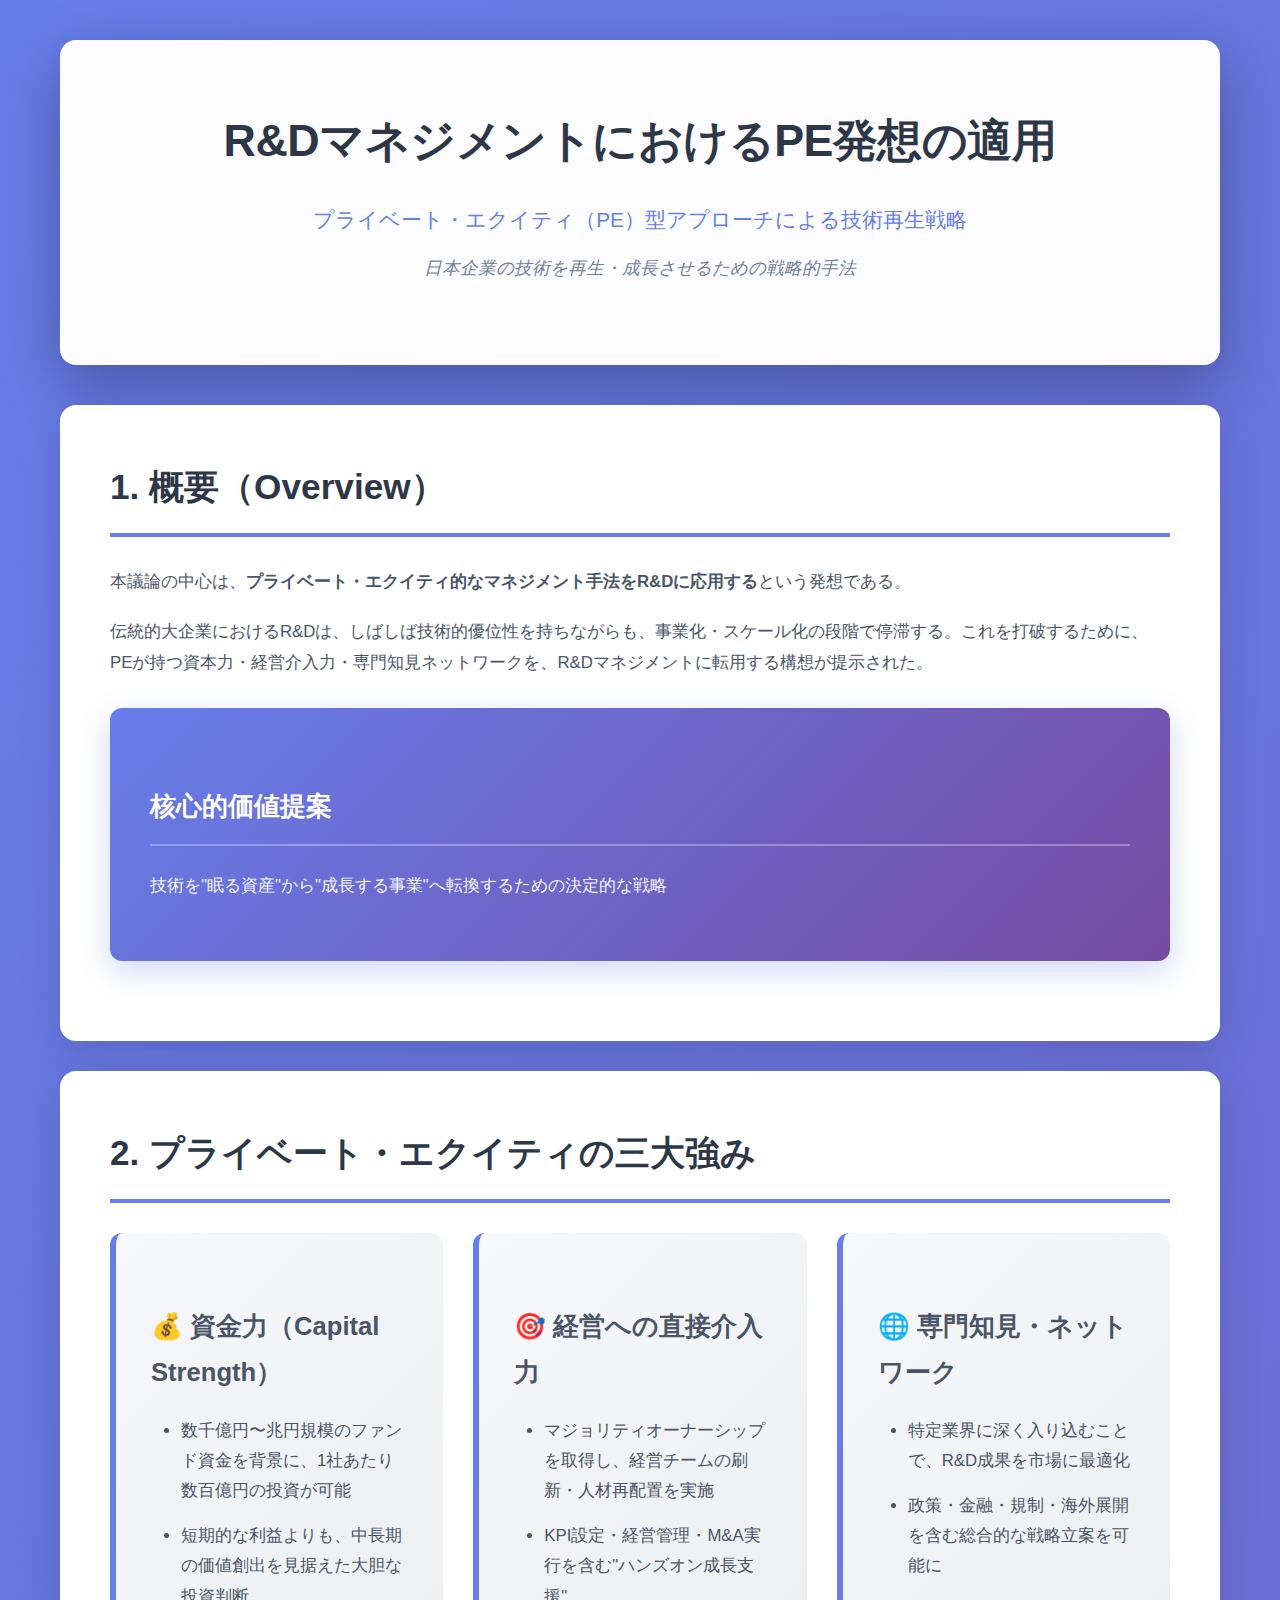
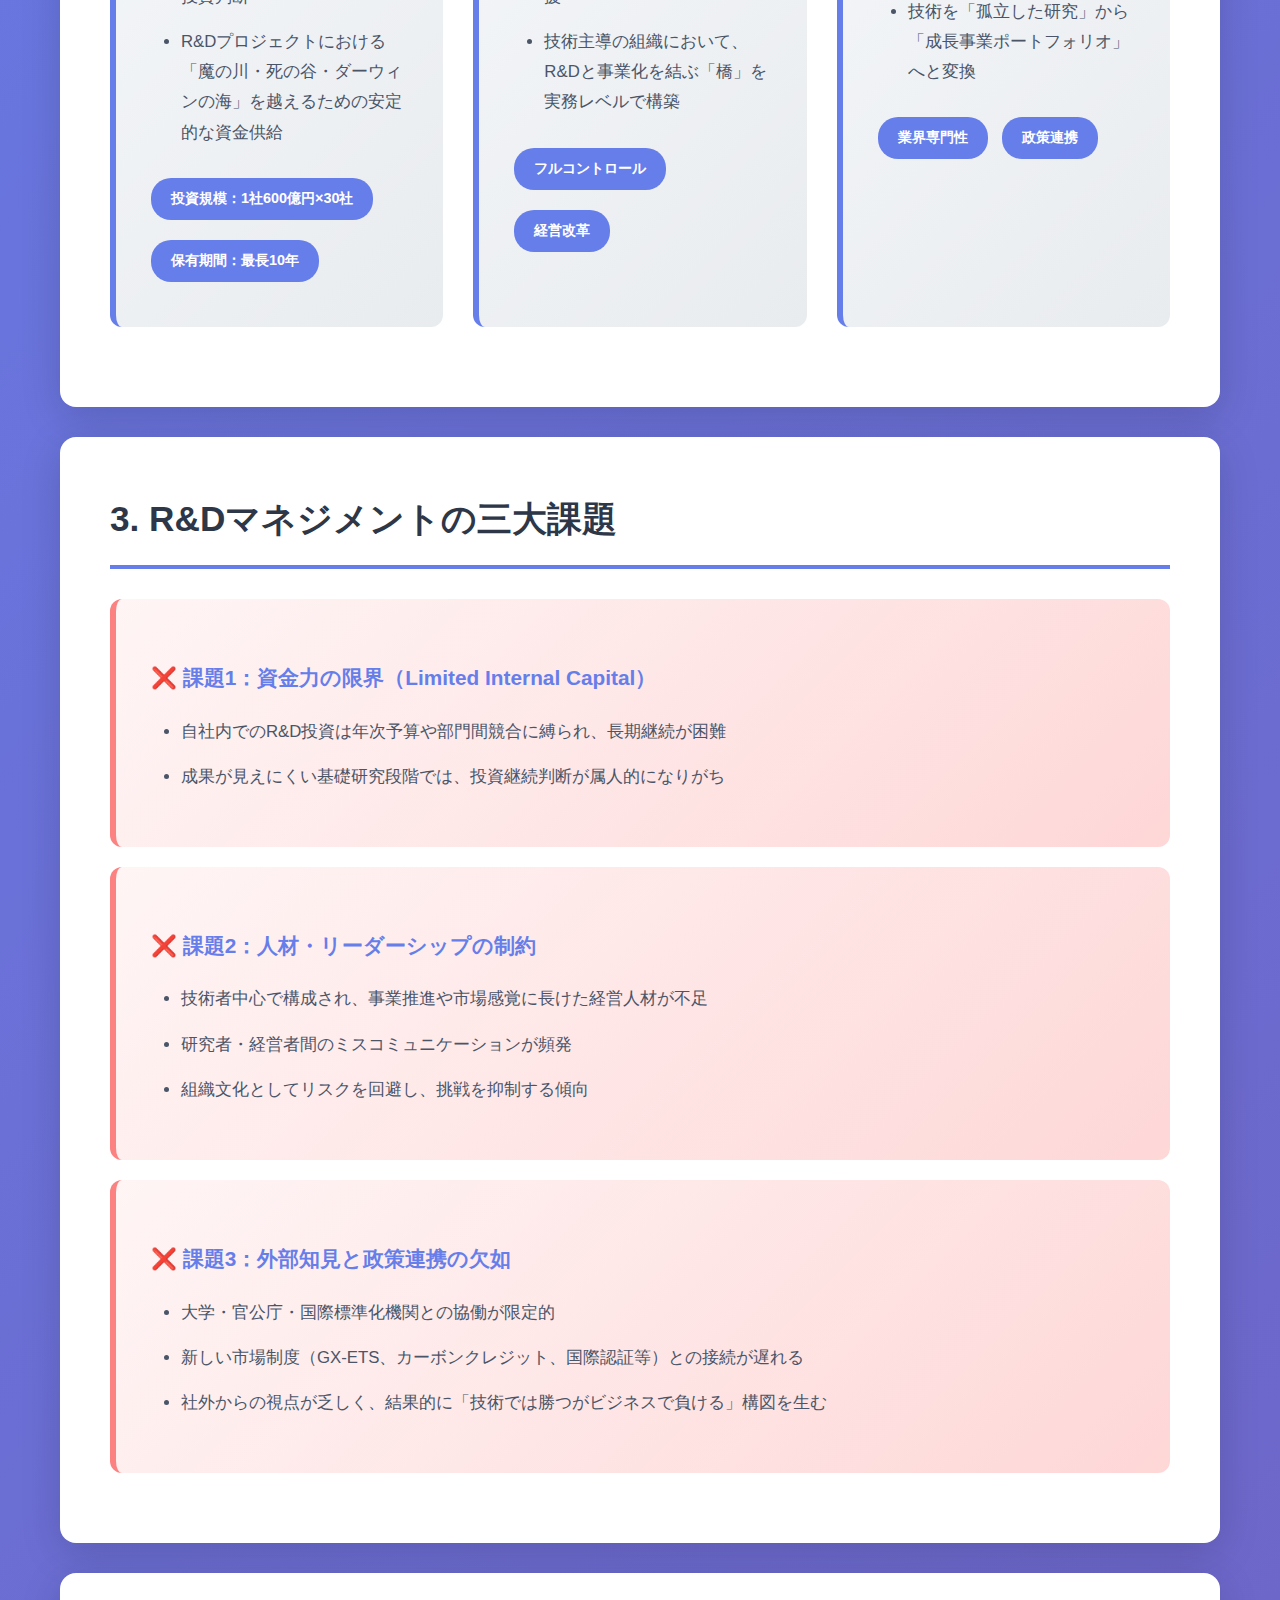
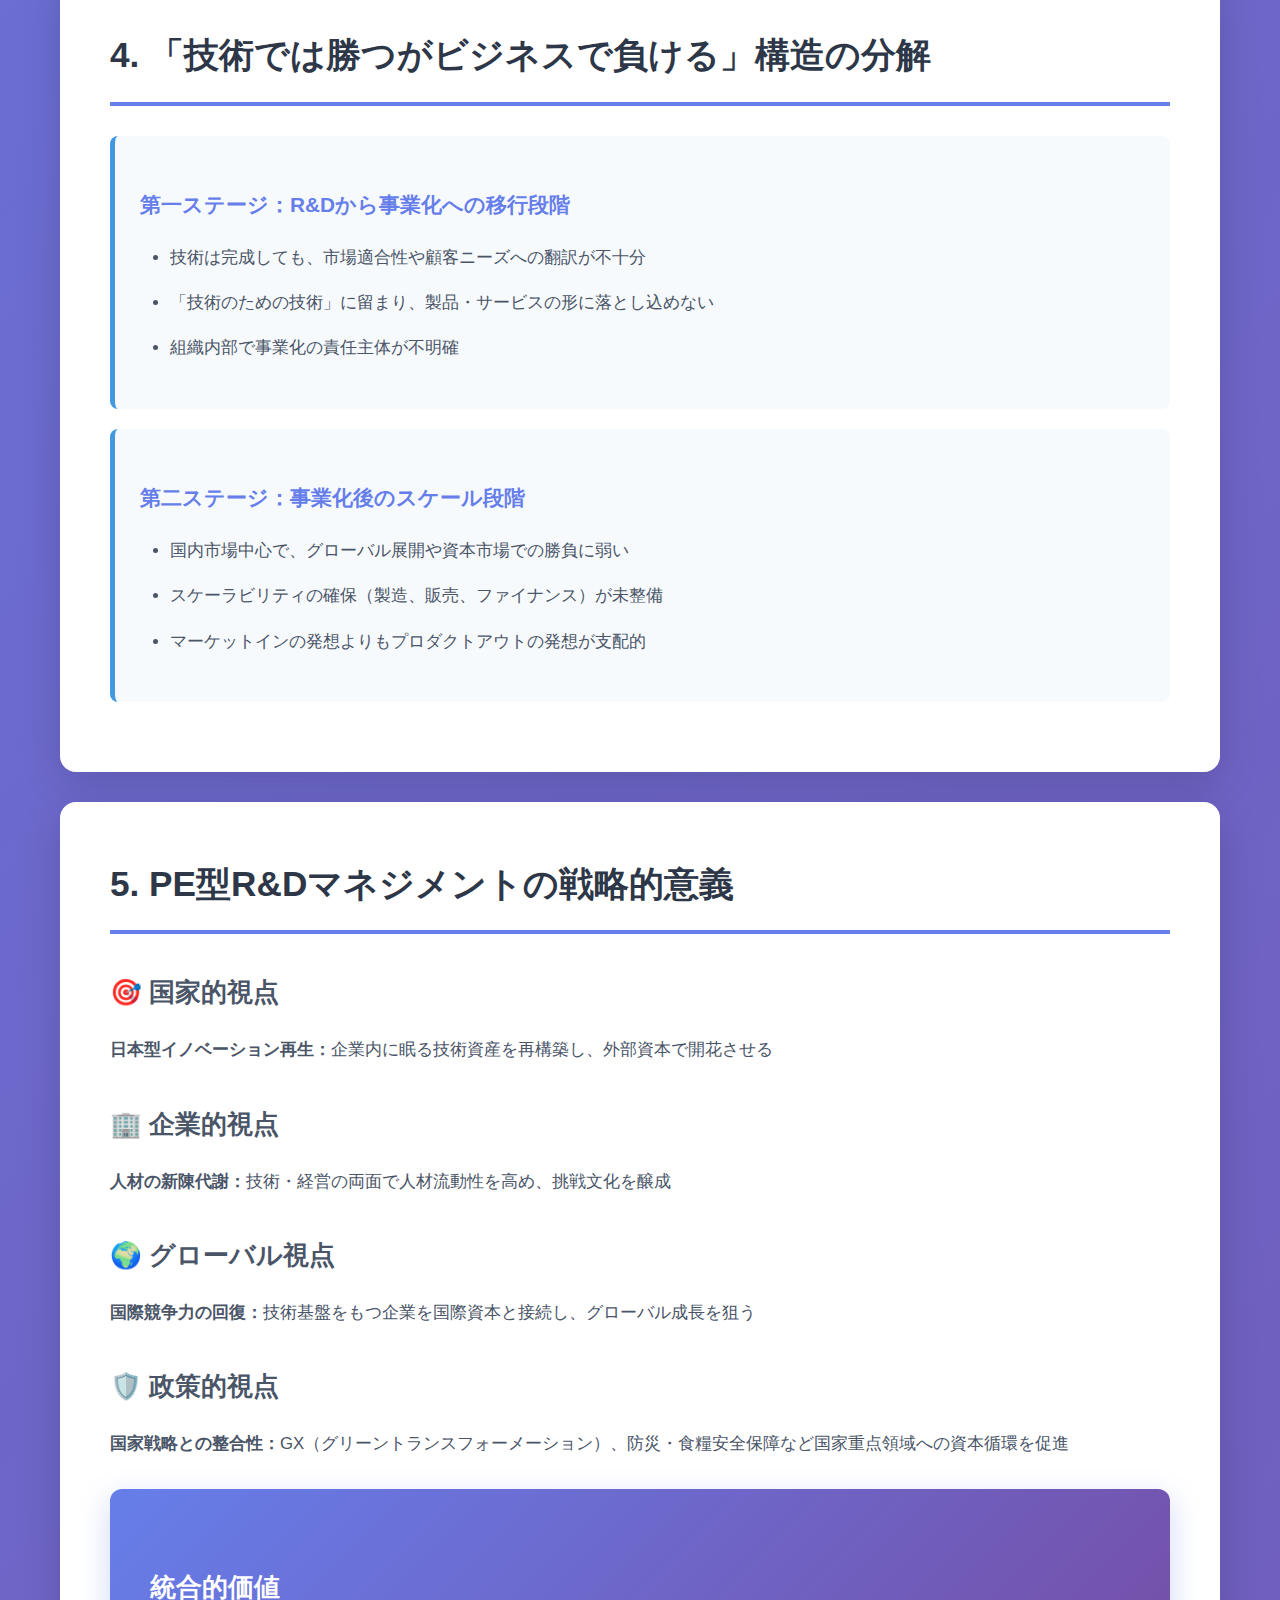
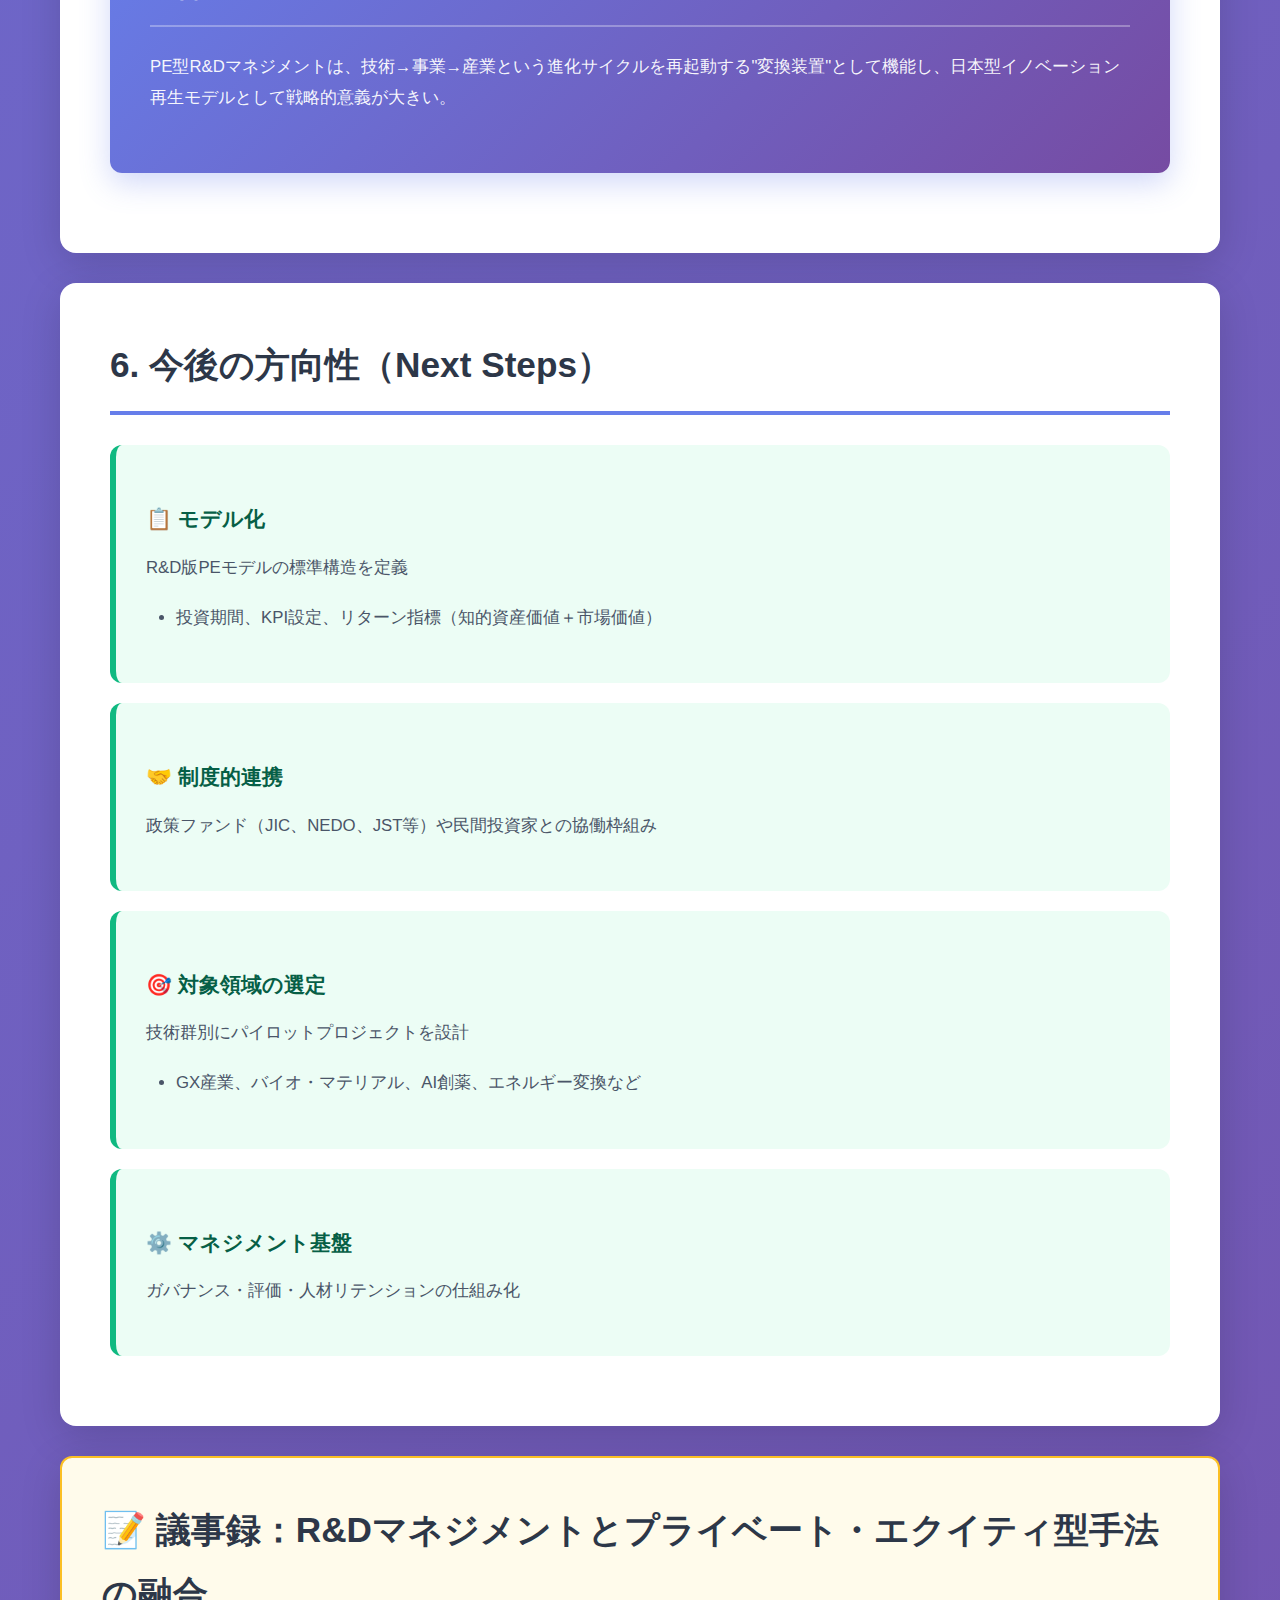
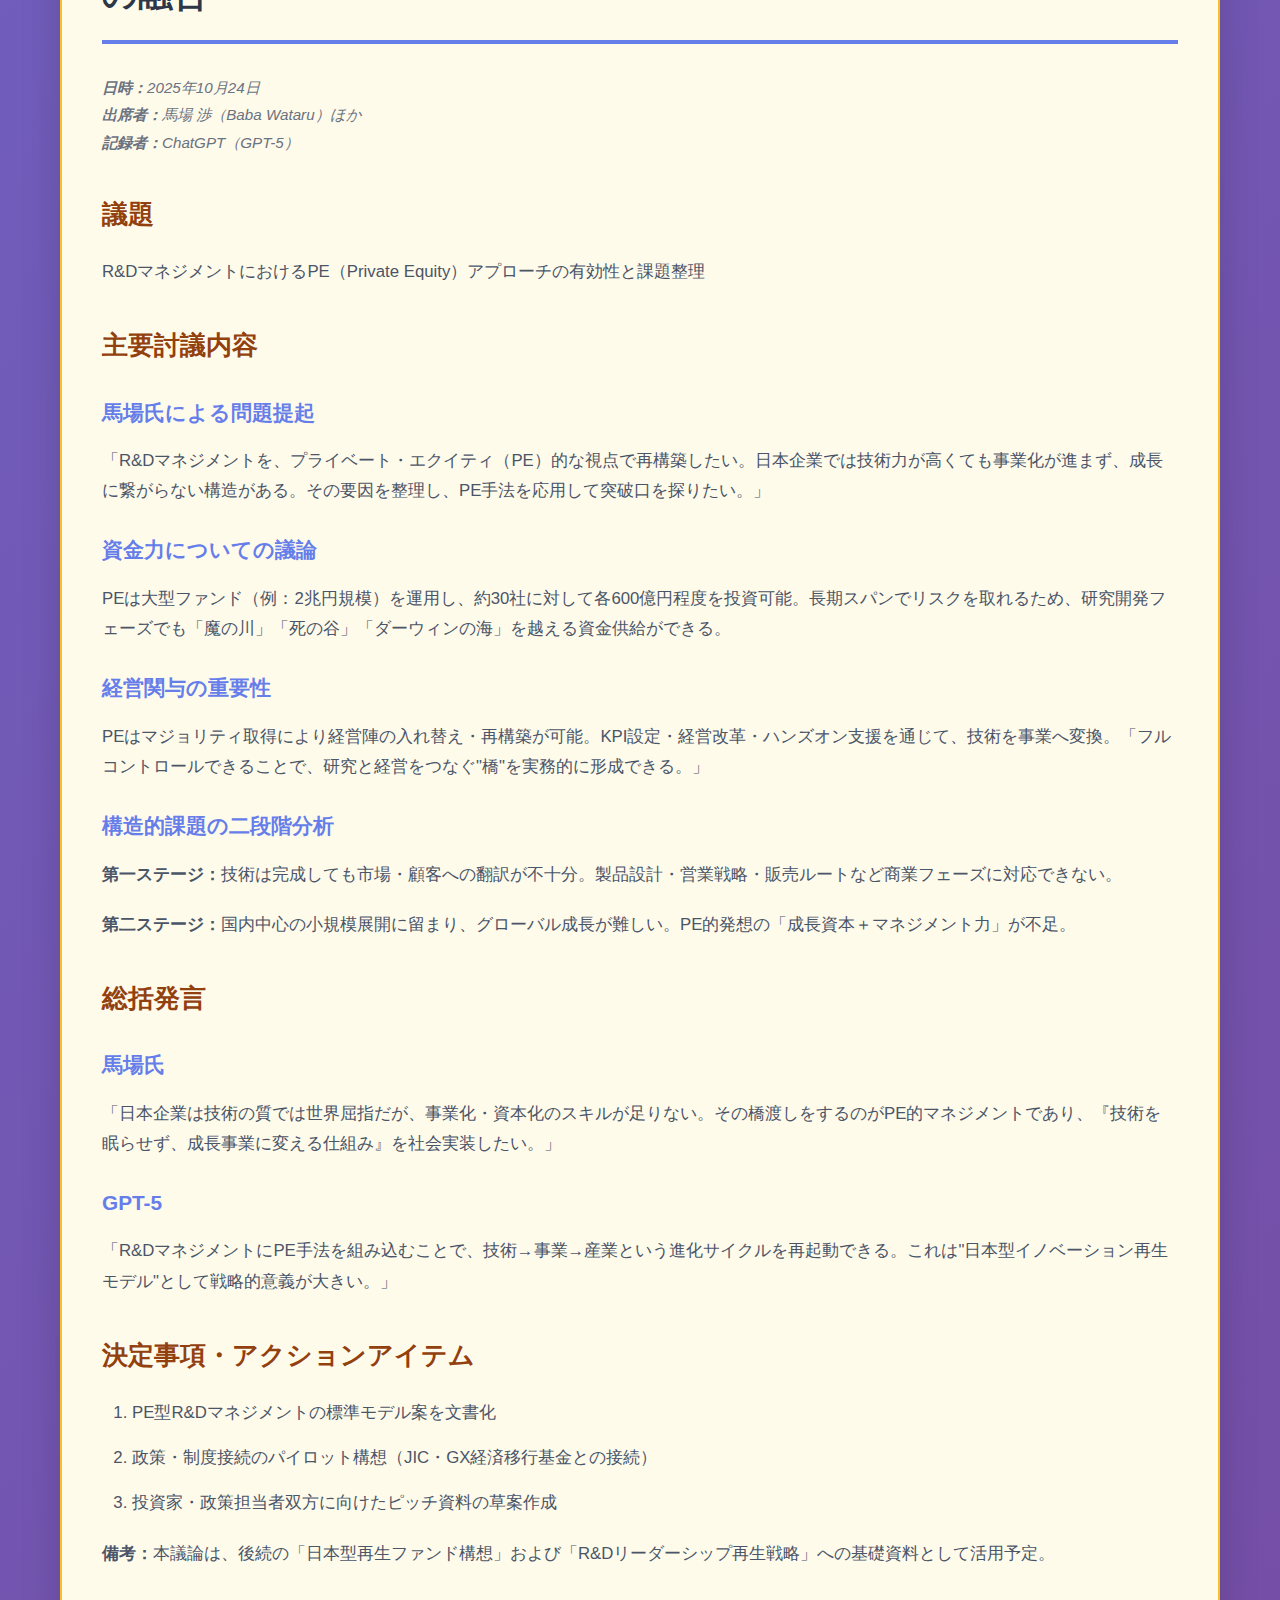
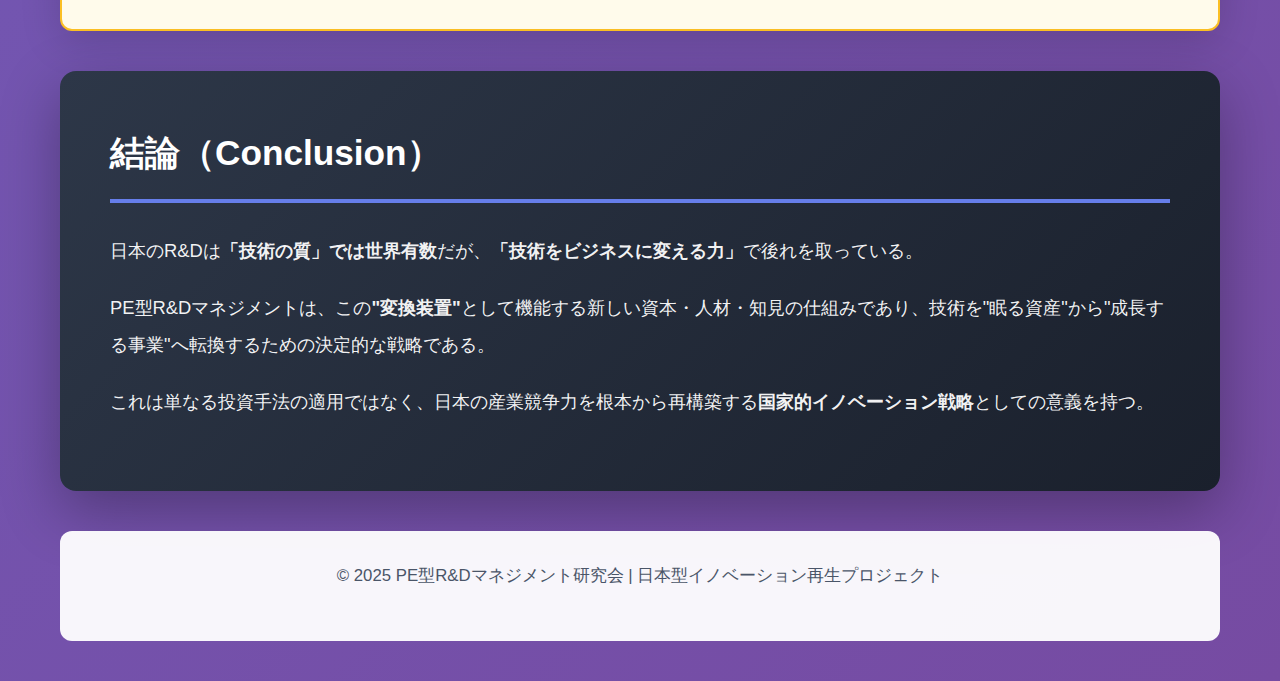
<file: 005.html>
<!DOCTYPE html>
<html lang="ja">
<head>
    <meta charset="UTF-8">
    <meta name="viewport" content="width=device-width, initial-scale=1.0">
    <title>PE型R&Dマネジメント | 日本企業の技術を再生・成長させる戦略的手法</title>
    <style>
        * {
            margin: 0;
            padding: 0;
            box-sizing: border-box;
        }

        body {
            font-family: 'Segoe UI', 'Hiragino Kaku Gothic ProN', 'Yu Gothic', sans-serif;
            line-height: 1.8;
            color: #333;
            background: linear-gradient(135deg, #667eea 0%, #764ba2 100%);
            min-height: 100vh;
        }

        .container {
            max-width: 1200px;
            margin: 0 auto;
            padding: 40px 20px;
        }

        header {
            background: rgba(255, 255, 255, 0.98);
            padding: 60px 40px;
            border-radius: 16px;
            box-shadow: 0 20px 60px rgba(0, 0, 0, 0.3);
            margin-bottom: 40px;
            text-align: center;
        }

        h1 {
            font-size: 2.8em;
            color: #2d3748;
            margin-bottom: 20px;
            font-weight: 700;
            letter-spacing: -0.5px;
        }

        .subtitle {
            font-size: 1.3em;
            color: #667eea;
            margin-bottom: 15px;
            font-weight: 500;
        }

        .tagline {
            font-size: 1.1em;
            color: #718096;
            font-style: italic;
        }

        .content-section {
            background: white;
            padding: 50px;
            border-radius: 16px;
            margin-bottom: 30px;
            box-shadow: 0 10px 40px rgba(0, 0, 0, 0.15);
        }

        h2 {
            font-size: 2.2em;
            color: #2d3748;
            margin-bottom: 30px;
            padding-bottom: 15px;
            border-bottom: 4px solid #667eea;
            font-weight: 700;
        }

        h3 {
            font-size: 1.6em;
            color: #4a5568;
            margin: 35px 0 20px;
            font-weight: 600;
        }

        h4 {
            font-size: 1.3em;
            color: #667eea;
            margin: 25px 0 15px;
            font-weight: 600;
        }

        p {
            margin-bottom: 20px;
            color: #4a5568;
            font-size: 1.05em;
        }

        ul, ol {
            margin: 20px 0 20px 30px;
        }

        li {
            margin-bottom: 15px;
            color: #4a5568;
            font-size: 1.05em;
        }

        .highlight-box {
            background: linear-gradient(135deg, #667eea 0%, #764ba2 100%);
            color: white;
            padding: 40px;
            border-radius: 12px;
            margin: 30px 0;
            box-shadow: 0 10px 30px rgba(102, 126, 234, 0.3);
        }

        .highlight-box h3 {
            color: white;
            border-bottom: 2px solid rgba(255, 255, 255, 0.3);
            padding-bottom: 15px;
            margin-bottom: 25px;
        }

        .highlight-box p, .highlight-box li {
            color: rgba(255, 255, 255, 0.95);
        }

        .strength-grid {
            display: grid;
            grid-template-columns: repeat(auto-fit, minmax(300px, 1fr));
            gap: 30px;
            margin: 30px 0;
        }

        .strength-card {
            background: linear-gradient(135deg, #f6f8fb 0%, #e9ecef 100%);
            padding: 35px;
            border-radius: 12px;
            border-left: 6px solid #667eea;
            transition: transform 0.3s ease, box-shadow 0.3s ease;
        }

        .strength-card:hover {
            transform: translateY(-5px);
            box-shadow: 0 15px 40px rgba(102, 126, 234, 0.2);
        }

        .weakness-card {
            background: linear-gradient(135deg, #fff5f5 0%, #fed7d7 100%);
            padding: 35px;
            border-radius: 12px;
            border-left: 6px solid #fc8181;
            margin: 20px 0;
        }

        .info-badge {
            display: inline-block;
            background: #667eea;
            color: white;
            padding: 8px 20px;
            border-radius: 20px;
            font-size: 0.9em;
            font-weight: 600;
            margin: 10px 10px 10px 0;
        }

        .stage-box {
            background: #f7fafc;
            border-left: 5px solid #4299e1;
            padding: 25px;
            margin: 20px 0;
            border-radius: 8px;
        }

        .conclusion-box {
            background: linear-gradient(135deg, #2d3748 0%, #1a202c 100%);
            color: white;
            padding: 50px;
            border-radius: 16px;
            margin-top: 40px;
            box-shadow: 0 20px 60px rgba(0, 0, 0, 0.3);
        }

        .conclusion-box h2 {
            color: white;
            border-bottom-color: #667eea;
        }

        .conclusion-box p {
            color: rgba(255, 255, 255, 0.95);
            font-size: 1.15em;
            line-height: 2;
        }

        .meeting-notes {
            background: #fffbeb;
            border: 2px solid #fbbf24;
            padding: 40px;
            border-radius: 12px;
            margin-top: 30px;
        }

        .meeting-notes h3 {
            color: #92400e;
        }

        .action-items {
            background: #ecfdf5;
            padding: 30px;
            border-radius: 12px;
            border-left: 6px solid #10b981;
            margin: 20px 0;
        }

        .action-items h4 {
            color: #065f46;
        }

        .metadata {
            font-size: 0.95em;
            color: #6b7280;
            margin-bottom: 20px;
            font-style: italic;
        }

        footer {
            background: rgba(255, 255, 255, 0.95);
            padding: 30px;
            border-radius: 12px;
            text-align: center;
            margin-top: 40px;
            color: #718096;
        }

        @media (max-width: 768px) {
            h1 {
                font-size: 2em;
            }

            h2 {
                font-size: 1.6em;
            }

            .content-section {
                padding: 30px 20px;
            }

            .strength-grid {
                grid-template-columns: 1fr;
            }
        }
    </style>
</head>
<body>
    <div class="container">
        <header>
            <h1>R&DマネジメントにおけるPE発想の適用</h1>
            <p class="subtitle">プライベート・エクイティ（PE）型アプローチによる技術再生戦略</p>
            <p class="tagline">日本企業の技術を再生・成長させるための戦略的手法</p>
        </header>

        <div class="content-section">
            <h2>1. 概要（Overview）</h2>
            <p>本議論の中心は、<strong>プライベート・エクイティ的なマネジメント手法をR&Dに応用する</strong>という発想である。</p>
            <p>伝統的大企業におけるR&Dは、しばしば技術的優位性を持ちながらも、事業化・スケール化の段階で停滞する。これを打破するために、PEが持つ資本力・経営介入力・専門知見ネットワークを、R&Dマネジメントに転用する構想が提示された。</p>

            <div class="highlight-box">
                <h3>核心的価値提案</h3>
                <p>技術を"眠る資産"から"成長する事業"へ転換するための決定的な戦略</p>
            </div>
        </div>

        <div class="content-section">
            <h2>2. プライベート・エクイティの三大強み</h2>

            <div class="strength-grid">
                <div class="strength-card">
                    <h3>💰 資金力（Capital Strength）</h3>
                    <ul>
                        <li>数千億円〜兆円規模のファンド資金を背景に、1社あたり数百億円の投資が可能</li>
                        <li>短期的な利益よりも、中長期の価値創出を見据えた大胆な投資判断</li>
                        <li>R&Dプロジェクトにおける「魔の川・死の谷・ダーウィンの海」を越えるための安定的な資金供給</li>
                    </ul>
                    <div class="info-badge">投資規模：1社600億円×30社</div>
                    <div class="info-badge">保有期間：最長10年</div>
                </div>

                <div class="strength-card">
                    <h3>🎯 経営への直接介入力</h3>
                    <ul>
                        <li>マジョリティオーナーシップを取得し、経営チームの刷新・人材再配置を実施</li>
                        <li>KPI設定・経営管理・M&A実行を含む"ハンズオン成長支援"</li>
                        <li>技術主導の組織において、R&Dと事業化を結ぶ「橋」を実務レベルで構築</li>
                    </ul>
                    <div class="info-badge">フルコントロール</div>
                    <div class="info-badge">経営改革</div>
                </div>

                <div class="strength-card">
                    <h3>🌐 専門知見・ネットワーク</h3>
                    <ul>
                        <li>特定業界に深く入り込むことで、R&D成果を市場に最適化</li>
                        <li>政策・金融・規制・海外展開を含む総合的な戦略立案を可能に</li>
                        <li>技術を「孤立した研究」から「成長事業ポートフォリオ」へと変換</li>
                    </ul>
                    <div class="info-badge">業界専門性</div>
                    <div class="info-badge">政策連携</div>
                </div>
            </div>
        </div>

        <div class="content-section">
            <h2>3. R&Dマネジメントの三大課題</h2>

            <div class="weakness-card">
                <h4>❌ 課題1：資金力の限界（Limited Internal Capital）</h4>
                <ul>
                    <li>自社内でのR&D投資は年次予算や部門間競合に縛られ、長期継続が困難</li>
                    <li>成果が見えにくい基礎研究段階では、投資継続判断が属人的になりがち</li>
                </ul>
            </div>

            <div class="weakness-card">
                <h4>❌ 課題2：人材・リーダーシップの制約</h4>
                <ul>
                    <li>技術者中心で構成され、事業推進や市場感覚に長けた経営人材が不足</li>
                    <li>研究者・経営者間のミスコミュニケーションが頻発</li>
                    <li>組織文化としてリスクを回避し、挑戦を抑制する傾向</li>
                </ul>
            </div>

            <div class="weakness-card">
                <h4>❌ 課題3：外部知見と政策連携の欠如</h4>
                <ul>
                    <li>大学・官公庁・国際標準化機関との協働が限定的</li>
                    <li>新しい市場制度（GX-ETS、カーボンクレジット、国際認証等）との接続が遅れる</li>
                    <li>社外からの視点が乏しく、結果的に「技術では勝つがビジネスで負ける」構図を生む</li>
                </ul>
            </div>
        </div>

        <div class="content-section">
            <h2>4. 「技術では勝つがビジネスで負ける」構造の分解</h2>

            <div class="stage-box">
                <h4>第一ステージ：R&Dから事業化への移行段階</h4>
                <ul>
                    <li>技術は完成しても、市場適合性や顧客ニーズへの翻訳が不十分</li>
                    <li>「技術のための技術」に留まり、製品・サービスの形に落とし込めない</li>
                    <li>組織内部で事業化の責任主体が不明確</li>
                </ul>
            </div>

            <div class="stage-box">
                <h4>第二ステージ：事業化後のスケール段階</h4>
                <ul>
                    <li>国内市場中心で、グローバル展開や資本市場での勝負に弱い</li>
                    <li>スケーラビリティの確保（製造、販売、ファイナンス）が未整備</li>
                    <li>マーケットインの発想よりもプロダクトアウトの発想が支配的</li>
                </ul>
            </div>
        </div>

        <div class="content-section">
            <h2>5. PE型R&Dマネジメントの戦略的意義</h2>

            <h3>🎯 国家的視点</h3>
            <p><strong>日本型イノベーション再生：</strong>企業内に眠る技術資産を再構築し、外部資本で開花させる</p>

            <h3>🏢 企業的視点</h3>
            <p><strong>人材の新陳代謝：</strong>技術・経営の両面で人材流動性を高め、挑戦文化を醸成</p>

            <h3>🌍 グローバル視点</h3>
            <p><strong>国際競争力の回復：</strong>技術基盤をもつ企業を国際資本と接続し、グローバル成長を狙う</p>

            <h3>🛡️ 政策的視点</h3>
            <p><strong>国家戦略との整合性：</strong>GX（グリーントランスフォーメーション）、防災・食糧安全保障など国家重点領域への資本循環を促進</p>

            <div class="highlight-box">
                <h3>統合的価値</h3>
                <p>PE型R&Dマネジメントは、技術→事業→産業という進化サイクルを再起動する"変換装置"として機能し、日本型イノベーション再生モデルとして戦略的意義が大きい。</p>
            </div>
        </div>

        <div class="content-section">
            <h2>6. 今後の方向性（Next Steps）</h2>

            <div class="action-items">
                <h4>📋 モデル化</h4>
                <p>R&D版PEモデルの標準構造を定義</p>
                <ul>
                    <li>投資期間、KPI設定、リターン指標（知的資産価値＋市場価値）</li>
                </ul>
            </div>

            <div class="action-items">
                <h4>🤝 制度的連携</h4>
                <p>政策ファンド（JIC、NEDO、JST等）や民間投資家との協働枠組み</p>
            </div>

            <div class="action-items">
                <h4>🎯 対象領域の選定</h4>
                <p>技術群別にパイロットプロジェクトを設計</p>
                <ul>
                    <li>GX産業、バイオ・マテリアル、AI創薬、エネルギー変換など</li>
                </ul>
            </div>

            <div class="action-items">
                <h4>⚙️ マネジメント基盤</h4>
                <p>ガバナンス・評価・人材リテンションの仕組み化</p>
            </div>
        </div>

        <div class="content-section meeting-notes">
            <h2>📝 議事録：R&Dマネジメントとプライベート・エクイティ型手法の融合</h2>

            <div class="metadata">
                <strong>日時：</strong>2025年10月24日<br>
                <strong>出席者：</strong>馬場 渉（Baba Wataru）ほか<br>
                <strong>記録者：</strong>ChatGPT（GPT-5）
            </div>

            <h3>議題</h3>
            <p>R&DマネジメントにおけるPE（Private Equity）アプローチの有効性と課題整理</p>

            <h3>主要討議内容</h3>

            <h4>馬場氏による問題提起</h4>
            <p>「R&Dマネジメントを、プライベート・エクイティ（PE）的な視点で再構築したい。日本企業では技術力が高くても事業化が進まず、成長に繋がらない構造がある。その要因を整理し、PE手法を応用して突破口を探りたい。」</p>

            <h4>資金力についての議論</h4>
            <p>PEは大型ファンド（例：2兆円規模）を運用し、約30社に対して各600億円程度を投資可能。長期スパンでリスクを取れるため、研究開発フェーズでも「魔の川」「死の谷」「ダーウィンの海」を越える資金供給ができる。</p>

            <h4>経営関与の重要性</h4>
            <p>PEはマジョリティ取得により経営陣の入れ替え・再構築が可能。KPI設定・経営改革・ハンズオン支援を通じて、技術を事業へ変換。「フルコントロールできることで、研究と経営をつなぐ"橋"を実務的に形成できる。」</p>

            <h4>構造的課題の二段階分析</h4>
            <p><strong>第一ステージ：</strong>技術は完成しても市場・顧客への翻訳が不十分。製品設計・営業戦略・販売ルートなど商業フェーズに対応できない。</p>
            <p><strong>第二ステージ：</strong>国内中心の小規模展開に留まり、グローバル成長が難しい。PE的発想の「成長資本＋マネジメント力」が不足。</p>

            <h3>総括発言</h3>

            <h4>馬場氏</h4>
            <p>「日本企業は技術の質では世界屈指だが、事業化・資本化のスキルが足りない。その橋渡しをするのがPE的マネジメントであり、『技術を眠らせず、成長事業に変える仕組み』を社会実装したい。」</p>

            <h4>GPT-5</h4>
            <p>「R&DマネジメントにPE手法を組み込むことで、技術→事業→産業という進化サイクルを再起動できる。これは"日本型イノベーション再生モデル"として戦略的意義が大きい。」</p>

            <h3>決定事項・アクションアイテム</h3>
            <ol>
                <li>PE型R&Dマネジメントの標準モデル案を文書化</li>
                <li>政策・制度接続のパイロット構想（JIC・GX経済移行基金との接続）</li>
                <li>投資家・政策担当者双方に向けたピッチ資料の草案作成</li>
            </ol>

            <p><strong>備考：</strong>本議論は、後続の「日本型再生ファンド構想」および「R&Dリーダーシップ再生戦略」への基礎資料として活用予定。</p>
        </div>

        <div class="conclusion-box">
            <h2>結論（Conclusion）</h2>
            <p>日本のR&Dは<strong>「技術の質」では世界有数</strong>だが、<strong>「技術をビジネスに変える力」</strong>で後れを取っている。</p>
            <p>PE型R&Dマネジメントは、この<strong>"変換装置"</strong>として機能する新しい資本・人材・知見の仕組みであり、技術を"眠る資産"から"成長する事業"へ転換するための決定的な戦略である。</p>
            <p>これは単なる投資手法の適用ではなく、日本の産業競争力を根本から再構築する<strong>国家的イノベーション戦略</strong>としての意義を持つ。</p>
        </div>

        <footer>
            <p>&copy; 2025 PE型R&Dマネジメント研究会 | 日本型イノベーション再生プロジェクト</p>
        </footer>
    </div>
</body>
</html>
</file>
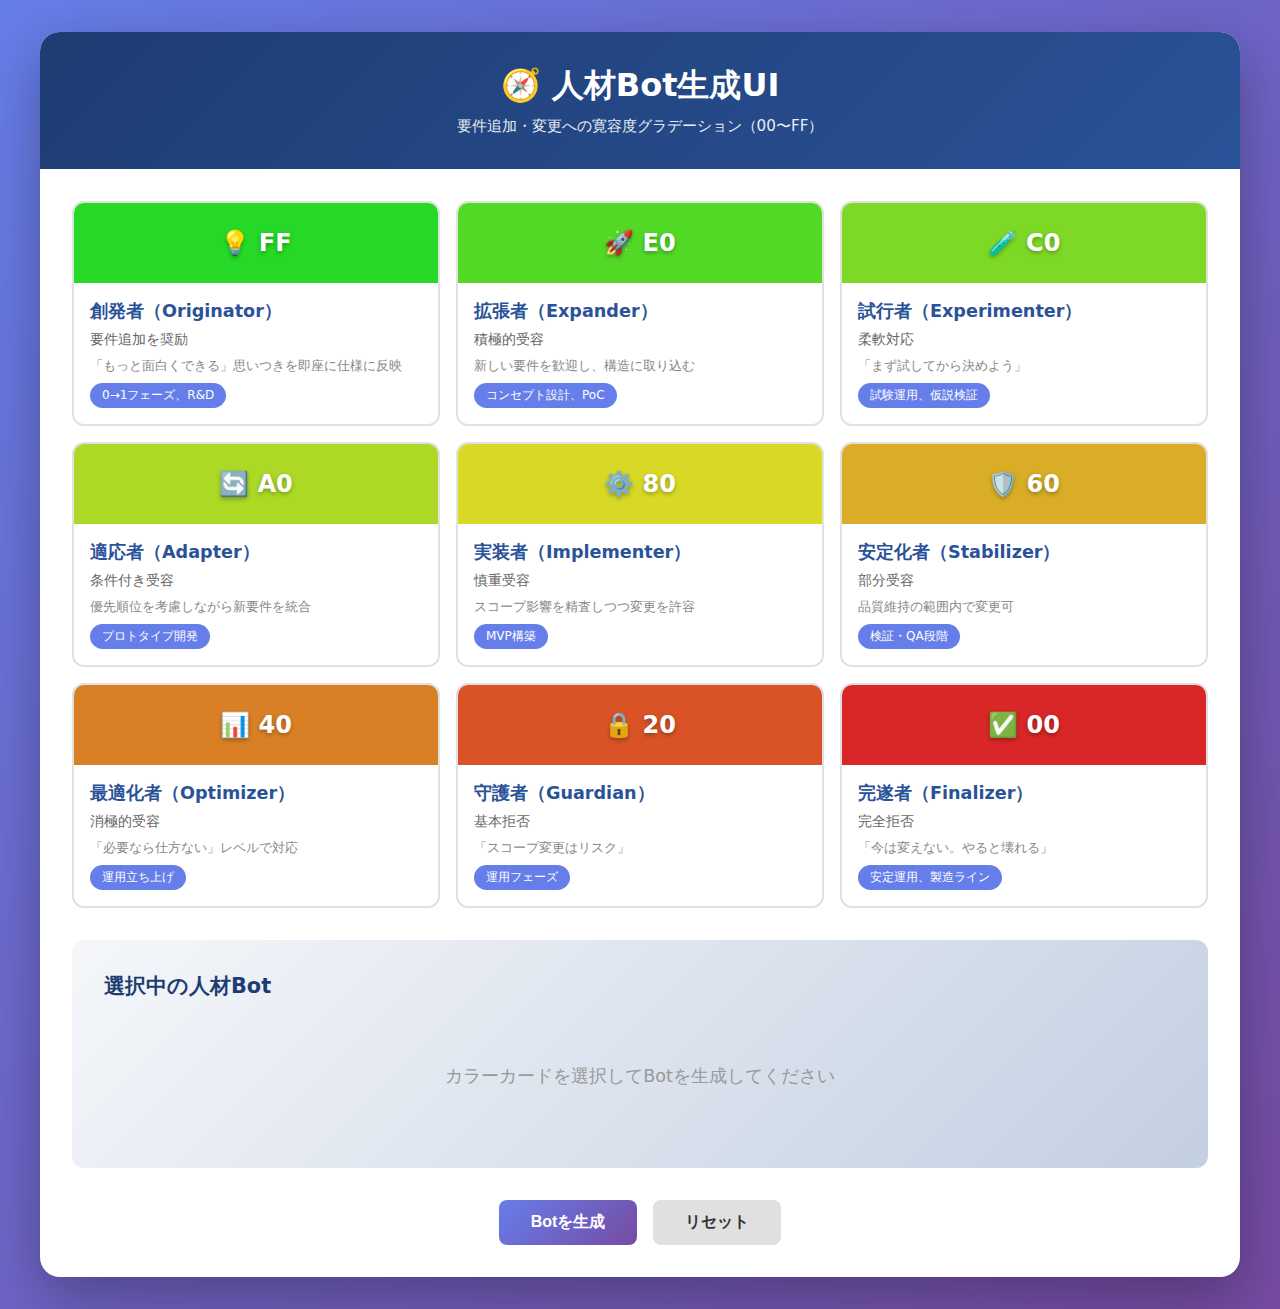
<file: 006.html>
<!DOCTYPE html>
<html lang="ja">
<head>
    <meta charset="UTF-8">
    <meta name="viewport" content="width=device-width, initial-scale=1.0">
    <title>人材Bot生成UI - 要件変更寛容度グラデーション</title>
    <style>
        * {
            margin: 0;
            padding: 0;
            box-sizing: border-box;
        }

        body {
            font-family: 'Segoe UI', system-ui, sans-serif;
            background: linear-gradient(135deg, #667eea 0%, #764ba2 100%);
            min-height: 100vh;
            padding: 2rem;
        }

        .container {
            max-width: 1200px;
            margin: 0 auto;
            background: white;
            border-radius: 20px;
            box-shadow: 0 20px 60px rgba(0,0,0,0.3);
            overflow: hidden;
        }

        header {
            background: linear-gradient(135deg, #1e3c72 0%, #2a5298 100%);
            color: white;
            padding: 2rem;
            text-align: center;
        }

        h1 {
            font-size: 2rem;
            margin-bottom: 0.5rem;
        }

        .subtitle {
            opacity: 0.9;
            font-size: 0.95rem;
        }

        .main-content {
            padding: 2rem;
        }

        .color-map {
            display: grid;
            grid-template-columns: repeat(auto-fit, minmax(280px, 1fr));
            gap: 1rem;
            margin-bottom: 2rem;
        }

        .color-card {
            border: 2px solid #e0e0e0;
            border-radius: 12px;
            overflow: hidden;
            cursor: pointer;
            transition: all 0.3s ease;
            position: relative;
        }

        .color-card:hover {
            transform: translateY(-4px);
            box-shadow: 0 8px 20px rgba(0,0,0,0.15);
            border-color: #667eea;
        }

        .color-card.selected {
            border-color: #667eea;
            border-width: 3px;
            box-shadow: 0 8px 25px rgba(102,126,234,0.4);
        }

        .color-preview {
            height: 80px;
            display: flex;
            align-items: center;
            justify-content: center;
            color: white;
            font-weight: bold;
            font-size: 1.5rem;
            text-shadow: 0 2px 4px rgba(0,0,0,0.3);
        }

        .color-info {
            padding: 1rem;
            background: white;
        }

        .type-name {
            font-weight: bold;
            font-size: 1.1rem;
            margin-bottom: 0.5rem;
            color: #2a5298;
        }

        .stance {
            font-size: 0.85rem;
            color: #666;
            margin-bottom: 0.5rem;
        }

        .behavior {
            font-size: 0.8rem;
            color: #888;
            line-height: 1.4;
        }

        .selected-section {
            background: linear-gradient(135deg, #f5f7fa 0%, #c3cfe2 100%);
            padding: 2rem;
            border-radius: 12px;
            margin-bottom: 2rem;
        }

        .selected-title {
            font-size: 1.3rem;
            margin-bottom: 1rem;
            color: #1e3c72;
        }

        .bot-preview {
            background: white;
            padding: 1.5rem;
            border-radius: 10px;
            box-shadow: 0 4px 12px rgba(0,0,0,0.1);
        }

        .bot-avatar {
            width: 100px;
            height: 100px;
            border-radius: 50%;
            margin: 0 auto 1rem;
            display: flex;
            align-items: center;
            justify-content: center;
            font-size: 3rem;
            box-shadow: 0 4px 12px rgba(0,0,0,0.2);
        }

        .bot-details {
            text-align: center;
        }

        .bot-type {
            font-size: 1.5rem;
            font-weight: bold;
            margin-bottom: 0.5rem;
            color: #2a5298;
        }

        .bot-hex {
            font-family: 'Courier New', monospace;
            font-size: 1.2rem;
            color: #666;
            margin-bottom: 1rem;
        }

        .bot-attrs {
            text-align: left;
            margin-top: 1.5rem;
        }

        .attr-row {
            display: flex;
            margin-bottom: 0.75rem;
            font-size: 0.9rem;
        }

        .attr-label {
            font-weight: bold;
            min-width: 140px;
            color: #555;
        }

        .attr-value {
            color: #333;
        }

        .action-buttons {
            display: flex;
            gap: 1rem;
            margin-top: 2rem;
            justify-content: center;
        }

        button {
            padding: 0.75rem 2rem;
            font-size: 1rem;
            border: none;
            border-radius: 8px;
            cursor: pointer;
            font-weight: bold;
            transition: all 0.3s ease;
        }

        .btn-primary {
            background: linear-gradient(135deg, #667eea 0%, #764ba2 100%);
            color: white;
        }

        .btn-primary:hover {
            transform: translateY(-2px);
            box-shadow: 0 6px 20px rgba(102,126,234,0.4);
        }

        .btn-secondary {
            background: #e0e0e0;
            color: #333;
        }

        .btn-secondary:hover {
            background: #d0d0d0;
        }

        .empty-state {
            text-align: center;
            padding: 3rem;
            color: #999;
            font-size: 1.1rem;
        }

        .phase-badge {
            display: inline-block;
            background: #667eea;
            color: white;
            padding: 0.25rem 0.75rem;
            border-radius: 20px;
            font-size: 0.75rem;
            margin-top: 0.5rem;
        }
    </style>
</head>
<body>
    <div class="container">
        <header>
            <h1>🧭 人材Bot生成UI</h1>
            <p class="subtitle">要件追加・変更への寛容度グラデーション（00〜FF）</p>
        </header>

        <div class="main-content">
            <div class="color-map" id="colorMap"></div>

            <div class="selected-section">
                <h2 class="selected-title">選択中の人材Bot</h2>
                <div id="botPreview" class="empty-state">
                    カラーカードを選択してBotを生成してください
                </div>
            </div>

            <div class="action-buttons">
                <button class="btn-primary" onclick="generateBot()" id="generateBtn" disabled>Botを生成</button>
                <button class="btn-secondary" onclick="resetSelection()">リセット</button>
            </div>
        </div>
    </div>

    <script>
        const colorData = [
            {
                hex: 'FF',
                type: '創発者（Originator）',
                stance: '要件追加を奨励',
                behavior: '「もっと面白くできる」思いつきを即座に仕様に反映',
                phase: '0→1フェーズ、R&D',
                emoji: '💡'
            },
            {
                hex: 'E0',
                type: '拡張者（Expander）',
                stance: '積極的受容',
                behavior: '新しい要件を歓迎し、構造に取り込む',
                phase: 'コンセプト設計、PoC',
                emoji: '🚀'
            },
            {
                hex: 'C0',
                type: '試行者（Experimenter）',
                stance: '柔軟対応',
                behavior: '「まず試してから決めよう」',
                phase: '試験運用、仮説検証',
                emoji: '🧪'
            },
            {
                hex: 'A0',
                type: '適応者（Adapter）',
                stance: '条件付き受容',
                behavior: '優先順位を考慮しながら新要件を統合',
                phase: 'プロトタイプ開発',
                emoji: '🔄'
            },
            {
                hex: '80',
                type: '実装者（Implementer）',
                stance: '慎重受容',
                behavior: 'スコープ影響を精査しつつ変更を許容',
                phase: 'MVP構築',
                emoji: '⚙️'
            },
            {
                hex: '60',
                type: '安定化者（Stabilizer）',
                stance: '部分受容',
                behavior: '品質維持の範囲内で変更可',
                phase: '検証・QA段階',
                emoji: '🛡️'
            },
            {
                hex: '40',
                type: '最適化者（Optimizer）',
                stance: '消極的受容',
                behavior: '「必要なら仕方ない」レベルで対応',
                phase: '運用立ち上げ',
                emoji: '📊'
            },
            {
                hex: '20',
                type: '守護者（Guardian）',
                stance: '基本拒否',
                behavior: '「スコープ変更はリスク」',
                phase: '運用フェーズ',
                emoji: '🔒'
            },
            {
                hex: '00',
                type: '完遂者（Finalizer）',
                stance: '完全拒否',
                behavior: '「今は変えない。やると壊れる」',
                phase: '安定運用、製造ライン',
                emoji: '✅'
            }
        ];

        let selectedBot = null;

        function getGradientColor(hex) {
            const value = parseInt(hex, 16);
            const hue = (value / 255) * 120; // 0 (red) to 120 (green)
            return `hsl(${hue}, 70%, 50%)`;
        }

        function renderColorMap() {
            const colorMap = document.getElementById('colorMap');
            colorMap.innerHTML = colorData.map((data, index) => `
                <div class="color-card" onclick="selectBot(${index})">
                    <div class="color-preview" style="background: ${getGradientColor(data.hex)}">
                        ${data.emoji} ${data.hex}
                    </div>
                    <div class="color-info">
                        <div class="type-name">${data.type}</div>
                        <div class="stance">${data.stance}</div>
                        <div class="behavior">${data.behavior}</div>
                        <span class="phase-badge">${data.phase}</span>
                    </div>
                </div>
            `).join('');
        }

        function selectBot(index) {
            selectedBot = colorData[index];

            // Update card selection visual
            document.querySelectorAll('.color-card').forEach((card, i) => {
                if (i === index) {
                    card.classList.add('selected');
                } else {
                    card.classList.remove('selected');
                }
            });

            // Update preview
            const preview = document.getElementById('botPreview');
            preview.innerHTML = `
                <div class="bot-preview">
                    <div class="bot-avatar" style="background: ${getGradientColor(selectedBot.hex)}">
                        ${selectedBot.emoji}
                    </div>
                    <div class="bot-details">
                        <div class="bot-type">${selectedBot.type}</div>
                        <div class="bot-hex">HEX: #${selectedBot.hex}</div>

                        <div class="bot-attrs">
                            <div class="attr-row">
                                <span class="attr-label">スタンス:</span>
                                <span class="attr-value">${selectedBot.stance}</span>
                            </div>
                            <div class="attr-row">
                                <span class="attr-label">典型的行動:</span>
                                <span class="attr-value">${selectedBot.behavior}</span>
                            </div>
                            <div class="attr-row">
                                <span class="attr-label">フェーズ適性:</span>
                                <span class="attr-value">${selectedBot.phase}</span>
                            </div>
                            <div class="attr-row">
                                <span class="attr-label">寛容度レベル:</span>
                                <span class="attr-value">${Math.round((parseInt(selectedBot.hex, 16) / 255) * 100)}%</span>
                            </div>
                        </div>
                    </div>
                </div>
            `;

            document.getElementById('generateBtn').disabled = false;
        }

        function generateBot() {
            if (!selectedBot) return;

            alert(`🤖 Bot生成完了！\n\n` +
                  `タイプ: ${selectedBot.type}\n` +
                  `寛容度: ${selectedBot.hex}\n` +
                  `スタンス: ${selectedBot.stance}\n\n` +
                  `このBotはプロジェクトの「${selectedBot.phase}」フェーズに最適です。`);
        }

        function resetSelection() {
            selectedBot = null;
            document.querySelectorAll('.color-card').forEach(card => {
                card.classList.remove('selected');
            });
            document.getElementById('botPreview').innerHTML = `
                <div class="empty-state">
                    カラーカードを選択してBotを生成してください
                </div>
            `;
            document.getElementById('generateBtn').disabled = true;
        }

        // Initialize
        renderColorMap();
    </script>
</body>
</html>
</file>
